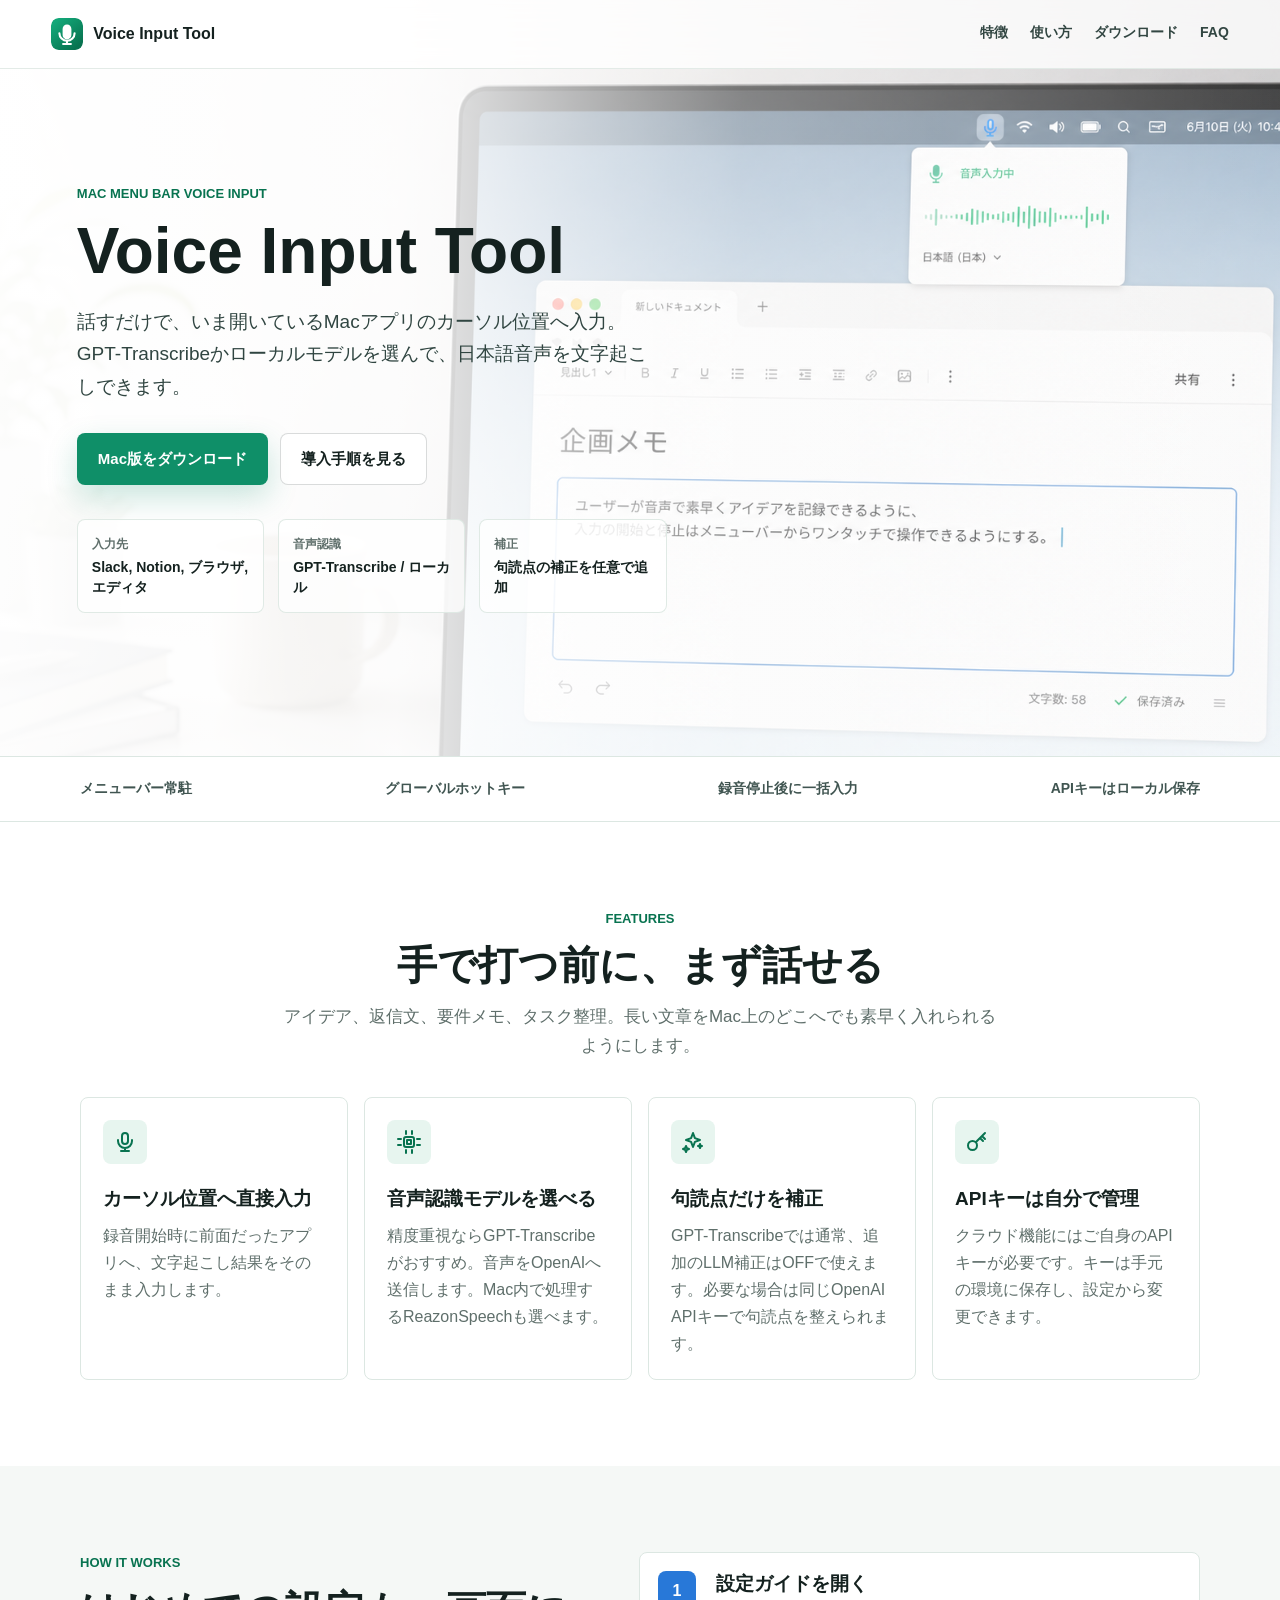
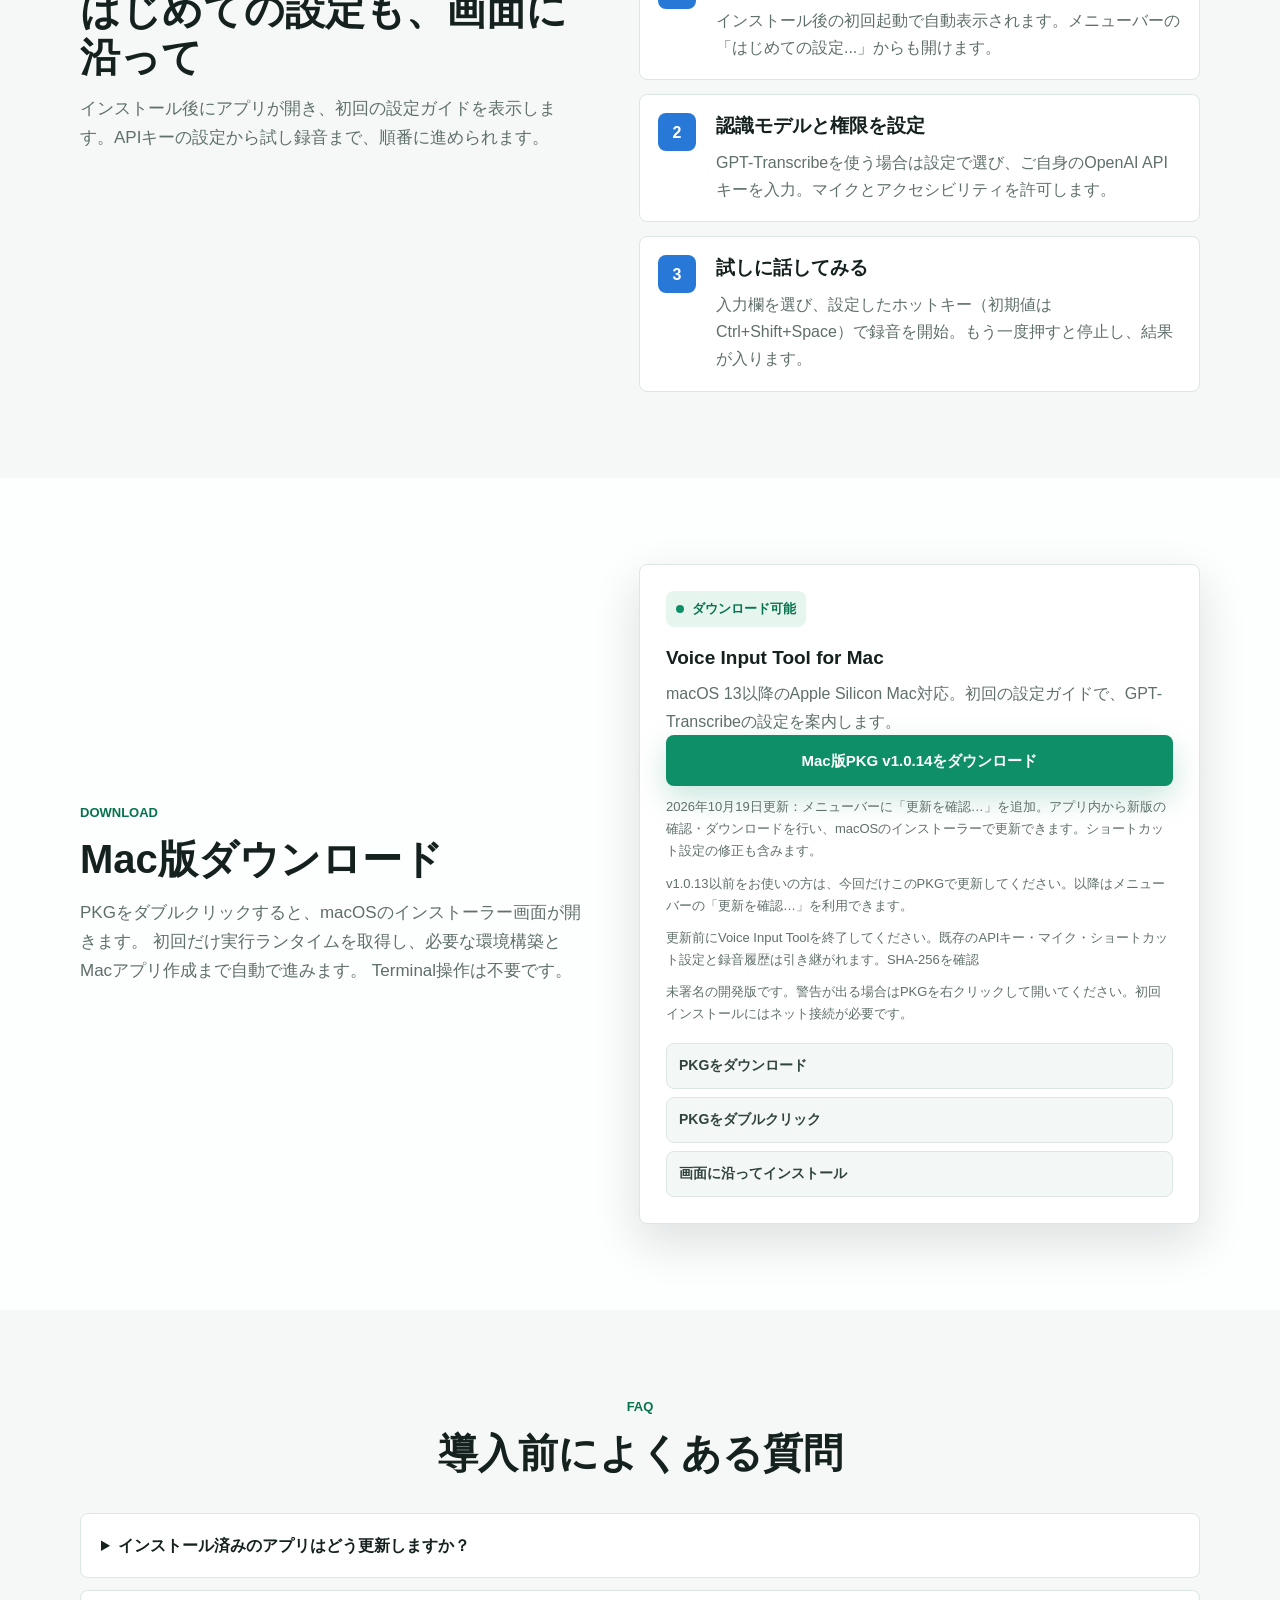
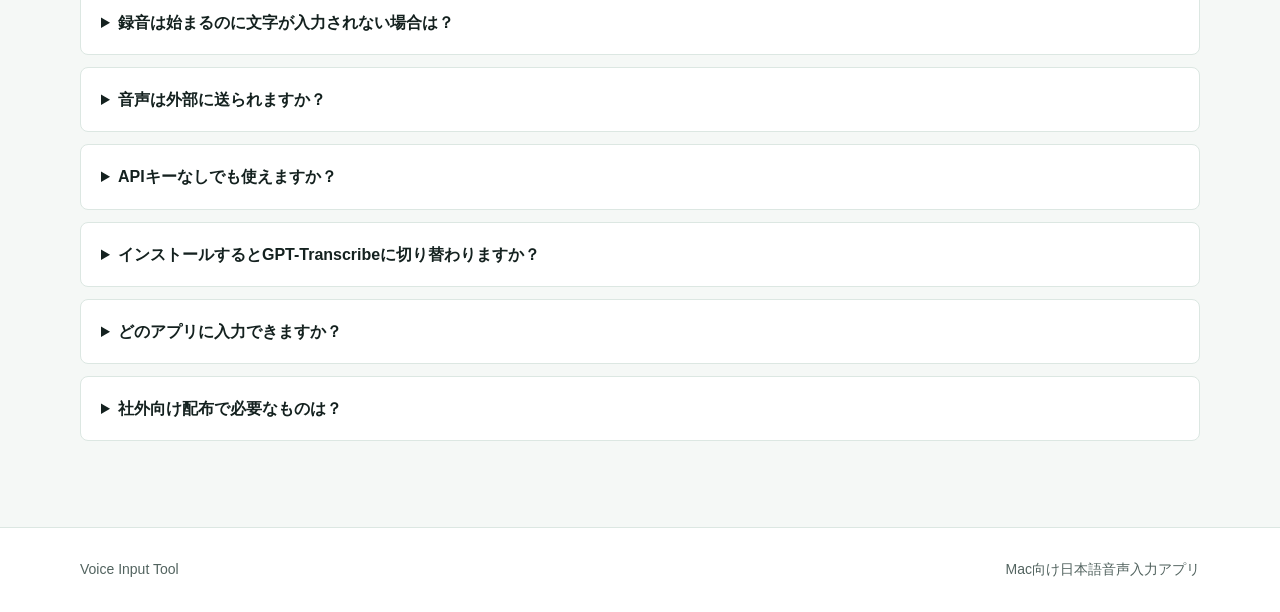
<file: landing/index.html>
<!doctype html>
<html lang="ja">
  <head>
    <meta charset="utf-8">
    <meta name="viewport" content="width=device-width, initial-scale=1">
    <title>Voice Input Tool | Mac向け日本語音声入力</title>
    <meta
      name="description"
      content="Voice Input Toolは、日本語音声を文字起こしして、Macのカーソル位置へそのまま入力するメニューバー常駐アプリです。"
    >
    <link rel="icon" href="assets/favicon.svg" type="image/svg+xml">
    <link rel="stylesheet" href="styles.css?v=2">
  </head>
  <body>
    <header class="site-header" aria-label="サイトヘッダー">
      <a class="brand" href="#top" aria-label="Voice Input Tool">
        <span class="brand-mark" aria-hidden="true">
          <img src="assets/favicon.svg" alt="" width="32" height="32">
        </span>
        <span>Voice Input Tool</span>
      </a>
      <nav class="site-nav" aria-label="ページ内ナビゲーション">
        <a href="#features">特徴</a>
        <a href="#setup">使い方</a>
        <a href="#download">ダウンロード</a>
        <a href="#faq">FAQ</a>
      </nav>
    </header>

    <main id="top">
      <section class="hero" aria-labelledby="hero-title">
        <div class="hero-background" aria-hidden="true"></div>
        <div class="hero-scrim" aria-hidden="true"></div>
        <div class="hero-content">
          <p class="eyebrow">Mac menu bar voice input</p>
          <h1 id="hero-title">Voice Input Tool</h1>
          <p class="hero-copy">
            話すだけで、いま開いているMacアプリのカーソル位置へ入力。
            GPT-Transcribeかローカルモデルを選んで、日本語音声を文字起こしできます。
          </p>
          <div class="hero-actions" aria-label="主要アクション">
            <a class="button button-primary" href="#download">Mac版をダウンロード</a>
            <a class="button button-secondary" href="#setup">導入手順を見る</a>
          </div>
          <dl class="hero-facts" aria-label="主な仕様">
            <div>
              <dt>入力先</dt>
              <dd>Slack, Notion, ブラウザ, エディタ</dd>
            </div>
            <div>
              <dt>音声認識</dt>
              <dd>GPT-Transcribe / ローカル</dd>
            </div>
            <div>
              <dt>補正</dt>
              <dd>句読点の補正を任意で追加</dd>
            </div>
          </dl>
        </div>
      </section>

      <section class="section section-compact">
        <div class="section-inner proof-row" aria-label="利用シーン">
          <span>メニューバー常駐</span>
          <span>グローバルホットキー</span>
          <span>録音停止後に一括入力</span>
          <span>APIキーはローカル保存</span>
        </div>
      </section>

      <section id="features" class="section">
        <div class="section-inner">
          <div class="section-heading">
            <p class="eyebrow">Features</p>
            <h2>手で打つ前に、まず話せる</h2>
            <p>
              アイデア、返信文、要件メモ、タスク整理。長い文章をMac上のどこへでも素早く入れられるようにします。
            </p>
          </div>
          <div class="feature-grid">
            <article class="feature-card">
              <span class="feature-icon" aria-hidden="true">
                <img src="assets/icon-mic.svg" alt="" width="24" height="24">
              </span>
              <h3>カーソル位置へ直接入力</h3>
              <p>録音開始時に前面だったアプリへ、文字起こし結果をそのまま入力します。</p>
            </article>
            <article class="feature-card">
              <span class="feature-icon" aria-hidden="true">
                <img src="assets/icon-cpu.svg" alt="" width="24" height="24">
              </span>
              <h3>音声認識モデルを選べる</h3>
              <p>精度重視ならGPT-Transcribeがおすすめ。音声をOpenAIへ送信します。Mac内で処理するReazonSpeechも選べます。</p>
            </article>
            <article class="feature-card">
              <span class="feature-icon" aria-hidden="true">
                <img src="assets/icon-sparkles.svg" alt="" width="24" height="24">
              </span>
              <h3>句読点だけを補正</h3>
              <p>GPT-Transcribeでは通常、追加のLLM補正はOFFで使えます。必要な場合は同じOpenAI APIキーで句読点を整えられます。</p>
            </article>
            <article class="feature-card">
              <span class="feature-icon" aria-hidden="true">
                <img src="assets/icon-key.svg" alt="" width="24" height="24">
              </span>
              <h3>APIキーは自分で管理</h3>
              <p>クラウド機能にはご自身のAPIキーが必要です。キーは手元の環境に保存し、設定から変更できます。</p>
            </article>
          </div>
        </div>
      </section>

      <section id="setup" class="section section-muted">
        <div class="section-inner two-column">
          <div class="section-heading align-left">
            <p class="eyebrow">How it works</p>
            <h2>はじめての設定も、画面に沿って</h2>
            <p>
              インストール後にアプリが開き、初回の設定ガイドを表示します。APIキーの設定から試し録音まで、順番に進められます。
            </p>
          </div>
          <ol class="steps">
            <li>
              <span class="step-number">1</span>
              <div>
                <h3>設定ガイドを開く</h3>
                <p>インストール後の初回起動で自動表示されます。メニューバーの「はじめての設定...」からも開けます。</p>
              </div>
            </li>
            <li>
              <span class="step-number">2</span>
              <div>
                <h3>認識モデルと権限を設定</h3>
                <p>GPT-Transcribeを使う場合は設定で選び、ご自身のOpenAI APIキーを入力。マイクとアクセシビリティを許可します。</p>
              </div>
            </li>
            <li>
              <span class="step-number">3</span>
              <div>
                <h3>試しに話してみる</h3>
                <p>入力欄を選び、設定したホットキー（初期値はCtrl+Shift+Space）で録音を開始。もう一度押すと停止し、結果が入ります。</p>
              </div>
            </li>
          </ol>
        </div>
      </section>

      <section id="download" class="section download-section">
        <div class="section-inner download-layout">
          <div>
            <p class="eyebrow">Download</p>
            <h2>Mac版ダウンロード</h2>
            <p>
              PKGをダブルクリックすると、macOSのインストーラー画面が開きます。
              初回だけ実行ランタイムを取得し、必要な環境構築とMacアプリ作成まで自動で進みます。
              Terminal操作は不要です。
            </p>
          </div>
          <div class="download-panel" aria-label="ダウンロード情報">
            <div class="release-status">
              <span class="status-dot" aria-hidden="true"></span>
              <span>ダウンロード可能</span>
            </div>
            <h3>Voice Input Tool for Mac</h3>
            <p>macOS 13以降のApple Silicon Mac対応。初回の設定ガイドで、GPT-Transcribeの設定を案内します。</p>
            <a class="button button-primary button-wide" href="downloads/VoiceInputTool-1.0.14-mac-arm64.pkg" download>Mac版PKG v1.0.14をダウンロード</a>
            <p class="small-note">2026年10月19日更新：メニューバーに「更新を確認…」を追加。アプリ内から新版の確認・ダウンロードを行い、macOSのインストーラーで更新できます。ショートカット設定の修正も含みます。</p>
            <p class="small-note">v1.0.13以前をお使いの方は、今回だけこのPKGで更新してください。以降はメニューバーの「更新を確認…」を利用できます。</p>
            <p class="small-note">更新前にVoice Input Toolを終了してください。既存のAPIキー・マイク・ショートカット設定と録音履歴は引き継がれます。<a href="downloads/VoiceInputTool-1.0.14-mac-arm64.pkg.sha256">SHA-256を確認</a></p>
            <p class="small-note">
              未署名の開発版です。警告が出る場合はPKGを右クリックして開いてください。初回インストールにはネット接続が必要です。
            </p>
            <ol class="download-steps" aria-label="未署名アプリの開き方">
              <li>PKGをダウンロード</li>
              <li>PKGをダブルクリック</li>
              <li>画面に沿ってインストール</li>
            </ol>
          </div>
        </div>
      </section>

      <section id="faq" class="section section-muted">
        <div class="section-inner">
          <div class="section-heading">
            <p class="eyebrow">FAQ</p>
            <h2>導入前によくある質問</h2>
          </div>
          <div class="faq-list">
            <details>
              <summary>インストール済みのアプリはどう更新しますか？</summary>
              <p>v1.0.14以降では、メニューバーの「更新を確認…」から最新版を確認できます。ダウンロード後、録音や設定を終えて「アプリを終了してインストール」を押し、macOSの画面に従って更新してください。設定と録音履歴は保持します。旧版には更新機能がないため、最初の1回だけこのページのPKGを使ってください。自動ダウンロードや無断インストールは行いません。</p>
            </details>
            <details>
              <summary>録音は始まるのに文字が入力されない場合は？</summary>
              <p>まず設定の入力マイクと、マイク本体のミュートを確認してください。録音履歴に「認識結果が空」と出る場合は、音声が入っていない可能性があります。</p>
            </details>
            <details>
              <summary>音声は外部に送られますか？</summary>
              <p>GPT-Transcribeを選ぶと、録音音声をOpenAIへ送信して文字起こしします。ローカルのReazonSpeechでは音声を外部に送信しません。追加のLLM補正をONにした場合は、文字起こし後のテキストもOpenAIへ送信します。</p>
            </details>
            <details>
              <summary>APIキーなしでも使えますか？</summary>
              <p>ローカルのReazonSpeechを選び、LLM補正をOFFにすればキーなしで使えます。GPT-Transcribeと追加のLLM補正には、同じOpenAI APIキーを使います。API利用料はOpenAIで発生します。</p>
            </details>
            <details>
              <summary>インストールするとGPT-Transcribeに切り替わりますか？</summary>
              <p>新規インストールの初期設定はローカル認識です。GPT-Transcribeを使うには、設定で選んでOpenAI APIキーを入力してください。アップデート時は既存の音声認識設定を引き継ぎます。GPT-Transcribeでは、追加のLLM補正は通常OFFがおすすめです。</p>
            </details>
            <details>
              <summary>どのアプリに入力できますか？</summary>
              <p>通常のテキスト入力欄があるMacアプリで利用できます。貼り付けできない場合は結果をクリップボードに保持します。</p>
            </details>
            <details>
              <summary>社外向け配布で必要なものは？</summary>
              <p>無料配布の開発版は警告が出る場合があります。警告が出た場合はPKGを右クリックして「開く」を選んでください。完全に自然に開かせる場合は、Appleの署名とNotarizationが必要です。</p>
            </details>
          </div>
        </div>
      </section>
    </main>

    <footer class="site-footer">
      <div class="section-inner footer-inner">
        <span>Voice Input Tool</span>
        <span>Mac向け日本語音声入力アプリ</span>
      </div>
    </footer>
  </body>
</html>
</file>
<file: landing/styles.css>
:root {
  color-scheme: light;
  --ink: #14211f;
  --muted: #5f6f6b;
  --soft: #f5f8f6;
  --line: #dce7e2;
  --panel: #ffffff;
  --green: #0f8f68;
  --green-dark: #087350;
  --blue: #2878d8;
  --coral: #e66350;
  --shadow: 0 18px 48px rgba(24, 42, 37, 0.14);
  font-family:
    -apple-system,
    BlinkMacSystemFont,
    "Hiragino Sans",
    "Yu Gothic",
    "YuGothic",
    "Noto Sans JP",
    sans-serif;
}

* {
  box-sizing: border-box;
}

html {
  scroll-behavior: smooth;
}

body {
  margin: 0;
  color: var(--ink);
  background: #ffffff;
  line-height: 1.7;
}

a {
  color: inherit;
  text-decoration: none;
}

.site-header {
  position: fixed;
  z-index: 10;
  top: 0;
  left: 0;
  right: 0;
  display: flex;
  align-items: center;
  justify-content: space-between;
  gap: 24px;
  padding: 18px clamp(20px, 4vw, 54px);
  color: var(--ink);
  background: rgba(255, 255, 255, 0.78);
  border-bottom: 1px solid rgba(220, 231, 226, 0.8);
  backdrop-filter: blur(16px);
}

.brand,
.site-nav,
.hero-actions,
.proof-row,
.footer-inner {
  display: flex;
  align-items: center;
}

.brand {
  gap: 10px;
  font-weight: 750;
}

.brand-mark {
  width: 32px;
  height: 32px;
  border-radius: 8px;
  overflow: hidden;
  flex: 0 0 auto;
}

.brand-mark img {
  display: block;
  width: 100%;
  height: 100%;
}

.site-nav {
  gap: 22px;
  color: #324642;
  font-size: 14px;
  font-weight: 650;
}

.site-nav a {
  border-bottom: 2px solid transparent;
}

.site-nav a:hover {
  border-color: var(--green);
}

.hero {
  position: relative;
  min-height: 84svh;
  display: flex;
  align-items: center;
  overflow: hidden;
  padding: 112px clamp(20px, 6vw, 82px) 72px;
}

.hero-background,
.hero-scrim {
  position: absolute;
  inset: 0;
}

.hero-background {
  background-image: url("assets/hero-voice-input.png");
  background-position: center;
  background-size: cover;
  transform: scale(1.01);
}

.hero-scrim {
  background:
    linear-gradient(90deg, rgba(255, 255, 255, 0.98) 0%, rgba(255, 255, 255, 0.9) 31%, rgba(255, 255, 255, 0.36) 58%, rgba(255, 255, 255, 0.08) 100%),
    linear-gradient(0deg, rgba(255, 255, 255, 0.14), rgba(255, 255, 255, 0.14));
}

.hero-content {
  position: relative;
  z-index: 1;
  width: min(620px, 100%);
}

.eyebrow {
  margin: 0 0 12px;
  color: var(--green-dark);
  font-size: 13px;
  font-weight: 800;
  text-transform: uppercase;
}

h1,
h2,
h3,
p {
  overflow-wrap: anywhere;
}

h1 {
  margin: 0;
  font-size: 64px;
  line-height: 1.04;
  font-weight: 850;
}

h2 {
  margin: 0;
  font-size: 40px;
  line-height: 1.18;
  font-weight: 820;
}

h3 {
  margin: 0;
  font-size: 19px;
  line-height: 1.35;
  font-weight: 760;
}

.hero-copy {
  max-width: 580px;
  margin: 22px 0 0;
  color: #304541;
  font-size: 19px;
}

.hero-actions {
  flex-wrap: wrap;
  gap: 12px;
  margin-top: 30px;
}

.button {
  display: inline-flex;
  align-items: center;
  justify-content: center;
  min-height: 48px;
  padding: 12px 20px;
  border: 1px solid transparent;
  border-radius: 8px;
  font-size: 15px;
  font-weight: 760;
  white-space: nowrap;
}

.button-primary {
  color: #ffffff;
  background: var(--green);
  box-shadow: 0 12px 30px rgba(15, 143, 104, 0.22);
}

.button-primary:hover {
  background: var(--green-dark);
}

.button-secondary {
  color: var(--ink);
  background: rgba(255, 255, 255, 0.86);
  border-color: rgba(20, 33, 31, 0.16);
}

.button-wide {
  width: 100%;
}

.hero-facts {
  display: grid;
  grid-template-columns: repeat(3, minmax(0, 1fr));
  gap: 14px;
  max-width: 590px;
  margin: 34px 0 0;
}

.hero-facts div {
  padding: 14px;
  background: rgba(255, 255, 255, 0.76);
  border: 1px solid rgba(220, 231, 226, 0.88);
  border-radius: 8px;
}

.hero-facts dt {
  color: var(--muted);
  font-size: 12px;
  font-weight: 750;
}

.hero-facts dd {
  margin: 3px 0 0;
  font-size: 14px;
  font-weight: 700;
  line-height: 1.45;
}

.section {
  padding: 86px clamp(20px, 5vw, 72px);
}

.section-compact {
  padding-top: 20px;
  padding-bottom: 20px;
  border-top: 1px solid var(--line);
  border-bottom: 1px solid var(--line);
}

.section-muted {
  background: var(--soft);
}

.section-inner {
  width: min(1120px, 100%);
  margin: 0 auto;
}

.proof-row {
  justify-content: space-between;
  gap: 14px;
  flex-wrap: wrap;
  color: #405551;
  font-size: 14px;
  font-weight: 720;
}

.section-heading {
  max-width: 720px;
  margin: 0 auto 36px;
  text-align: center;
}

.section-heading.align-left {
  margin: 0;
  text-align: left;
}

.section-heading p:not(.eyebrow) {
  margin: 14px 0 0;
  color: var(--muted);
  font-size: 17px;
}

.feature-grid {
  display: grid;
  grid-template-columns: repeat(4, minmax(0, 1fr));
  gap: 16px;
}

.feature-card,
.download-panel,
.faq-list details {
  background: var(--panel);
  border: 1px solid var(--line);
  border-radius: 8px;
}

.feature-card {
  min-height: 232px;
  padding: 22px;
}

.feature-icon {
  display: inline-grid;
  place-items: center;
  width: 44px;
  height: 44px;
  margin-bottom: 22px;
  background: #e7f5ef;
  border-radius: 8px;
}

.feature-icon img {
  display: block;
  width: 24px;
  height: 24px;
}

.feature-card p,
.steps p,
.download-panel p,
.faq-list p {
  margin: 10px 0 0;
  color: var(--muted);
}

.two-column,
.download-layout {
  display: grid;
  grid-template-columns: minmax(0, 0.9fr) minmax(360px, 1fr);
  gap: 54px;
  align-items: start;
}

.steps {
  display: grid;
  gap: 14px;
  margin: 0;
  padding: 0;
  list-style: none;
}

.steps li {
  display: grid;
  grid-template-columns: 42px minmax(0, 1fr);
  gap: 16px;
  padding: 18px;
  background: #ffffff;
  border: 1px solid var(--line);
  border-radius: 8px;
}

.step-number {
  display: grid;
  place-items: center;
  width: 38px;
  height: 38px;
  color: #ffffff;
  background: var(--blue);
  border-radius: 8px;
  font-weight: 820;
}

.download-section {
  background: #fdfefe;
}

.download-layout {
  align-items: center;
}

.download-layout > div:first-child p:not(.eyebrow) {
  max-width: 620px;
  margin: 16px 0 0;
  color: var(--muted);
  font-size: 17px;
}

.download-panel {
  padding: 26px;
  box-shadow: var(--shadow);
}

.release-status {
  display: inline-flex;
  align-items: center;
  gap: 8px;
  margin-bottom: 18px;
  padding: 7px 10px;
  color: var(--green-dark);
  background: #e7f5ef;
  border-radius: 8px;
  font-size: 13px;
  font-weight: 780;
}

.status-dot {
  width: 8px;
  height: 8px;
  background: var(--green);
  border-radius: 999px;
}

.small-note {
  font-size: 13px;
}

.download-steps {
  display: grid;
  gap: 8px;
  margin: 18px 0 0;
  padding: 0;
  list-style: none;
}

.download-steps li {
  padding: 10px 12px;
  color: #31433e;
  background: #f3f7f5;
  border: 1px solid var(--line);
  border-radius: 8px;
  font-size: 14px;
  font-weight: 760;
}

.faq-list {
  display: grid;
  gap: 12px;
}

.faq-list details {
  padding: 18px 20px;
}

.faq-list summary {
  cursor: pointer;
  font-weight: 780;
}

.site-footer {
  padding: 30px clamp(20px, 5vw, 72px);
  color: #52635f;
  border-top: 1px solid var(--line);
}

.footer-inner {
  justify-content: space-between;
  gap: 16px;
  flex-wrap: wrap;
  font-size: 14px;
}

@media (max-width: 900px) {
  .site-header {
    position: absolute;
  }

  .site-nav {
    display: none;
  }

  .hero {
    min-height: auto;
    padding-top: 104px;
  }

  .hero-background {
    background-position: 58% center;
  }

  .hero-scrim {
    background: rgba(255, 255, 255, 0.82);
  }

  h1 {
    font-size: 46px;
  }

  h2 {
    font-size: 32px;
  }

  .hero-facts,
  .feature-grid,
  .two-column,
  .download-layout {
    grid-template-columns: 1fr;
  }

  .feature-card {
    min-height: 0;
  }
}

@media (max-width: 560px) {
  .hero {
    padding-left: 18px;
    padding-right: 18px;
    padding-bottom: 42px;
  }

  h1 {
    font-size: 38px;
  }

  .hero-copy {
    font-size: 17px;
  }

  .hero-actions .button {
    width: 100%;
  }

  .hero-facts {
    display: none;
  }

  .section {
    padding-left: 18px;
    padding-right: 18px;
  }

  .proof-row {
    align-items: flex-start;
    flex-direction: column;
  }
}
</file>
